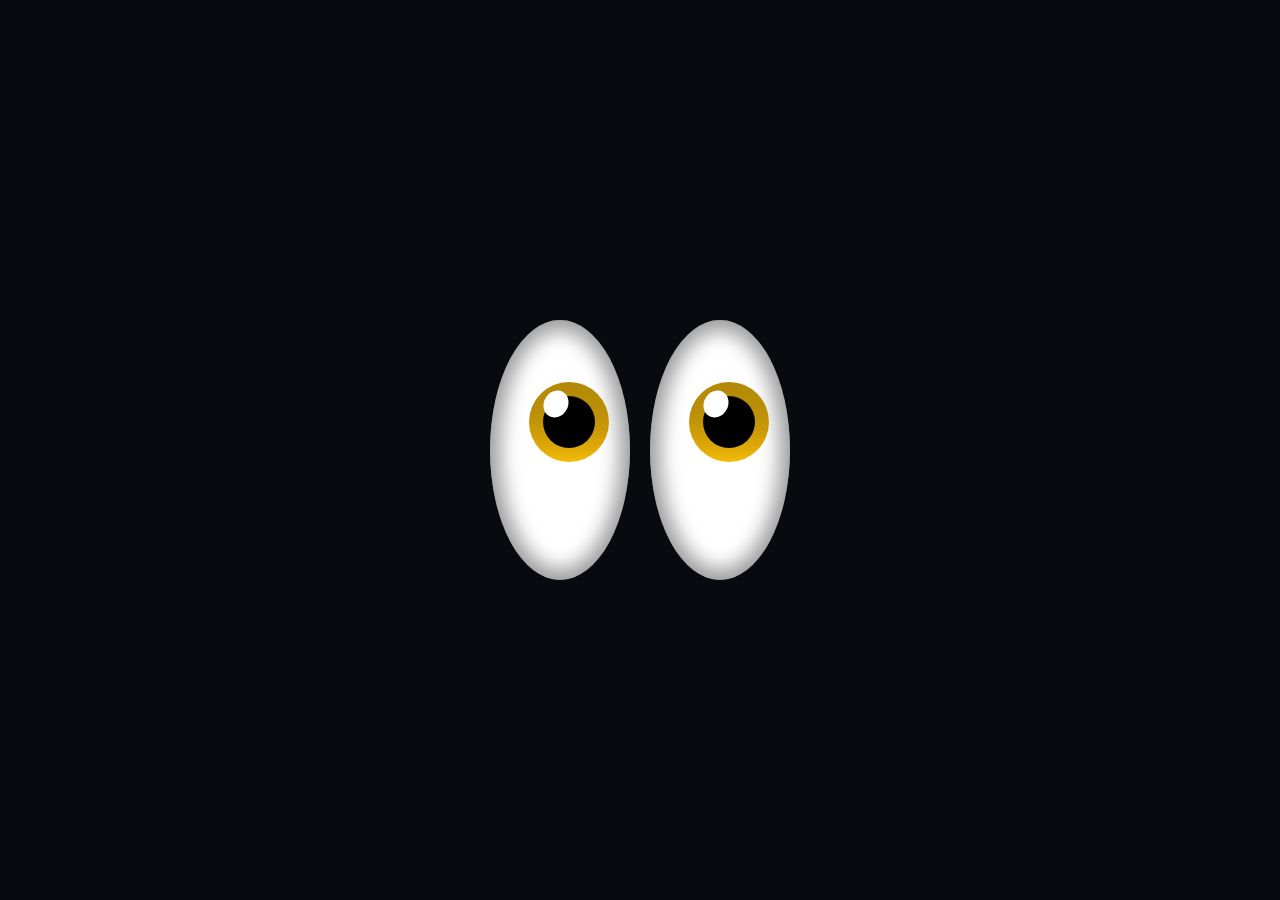
<file: 3D Eyes/index.html>
<!DOCTYPE html>
<html lang="en">
<head>
    <meta charset="UTF-8">
    <meta http-equiv="X-UA-Compatible" content="IE=edge">
    <meta name="viewport" content="width=device-width, initial-scale=1.0">
    <link rel="stylesheet" href="css/style.css">
    <title>👀3D Eyes👀</title>
</head>
<body class="u-flex">
   <figure class="eyes">
        <div class="eye u-flex">
            <div class="iris u-flex second">
                <div class="pupil"></div>
                <div class="shimmering"></div>
            </div>
        </div>
        <div class="eye u-flex">
            <div class="iris u-flex second">
                <div class="pupil"></div>
                <div class="shimmering"></div>
            </div>
        </div>
    </figure>
</body>
</html>
</file>
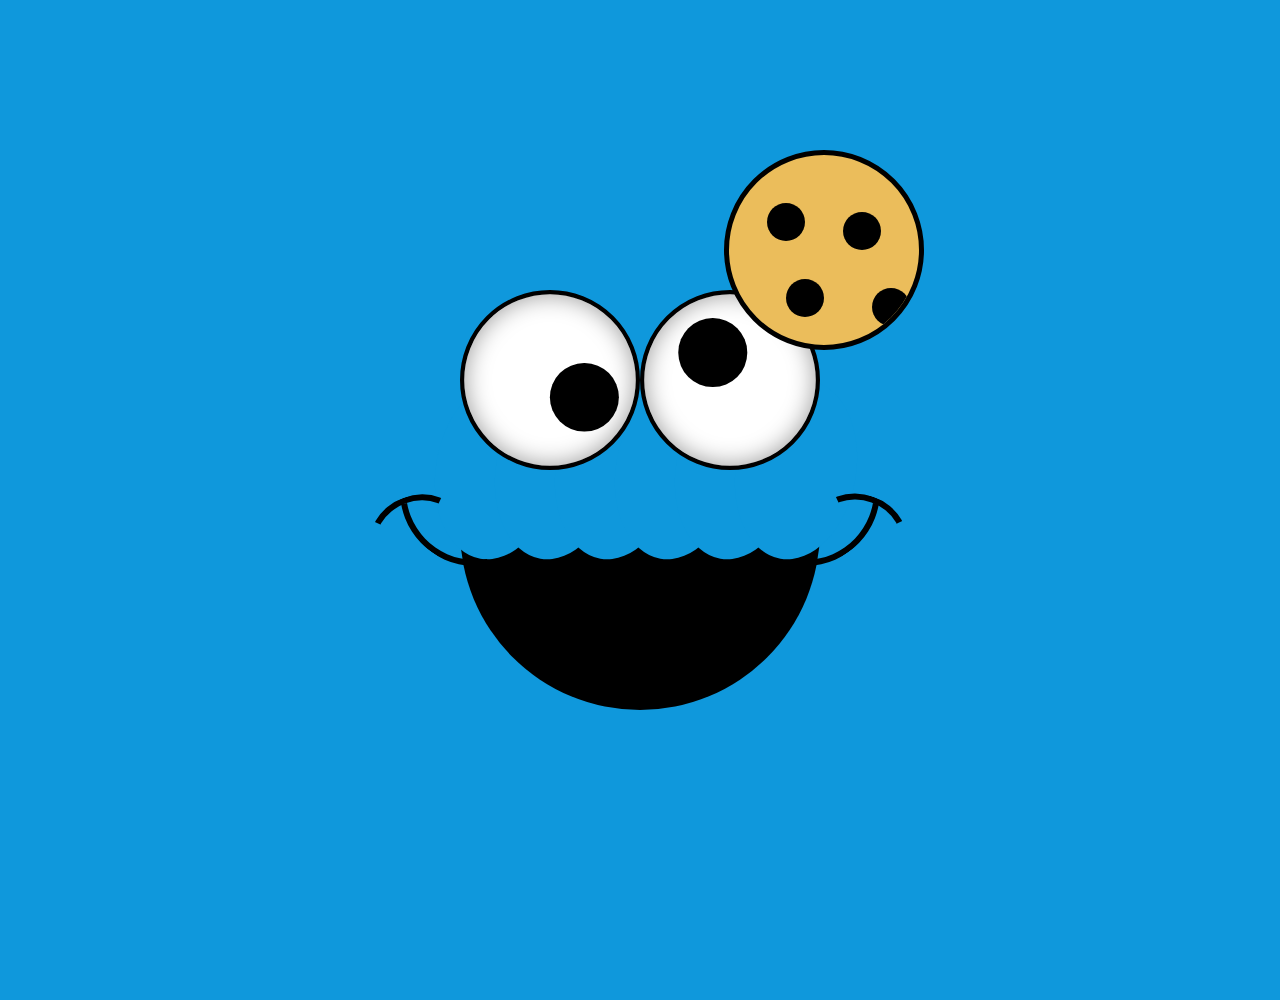
<file: Cookie monster/index.html>
<!DOCTYPE html>
<html lang="en">
<head>
    <meta charset="UTF-8">
    <meta http-equiv="X-UA-Compatible" content="IE=edge">
    <meta name="viewport" content="width=device-width, initial-scale=1.0">
    <link rel="stylesheet" href="css/style.css">
    <script src="js/main.js" defer></script>
    <title>Cookie Monster</title>

</head>
<body class="u-display-flex">
    <figure class="cookiemonster">
        <div class="cookiemonster__eye cookiemonster__eye--left">
            <div class="cookiemonster__innerEye"></div>
        </div>
        <div class="cookiemonster__eye cookiemonster__eye--right">
            <div class="cookiemonster__innerEye"></div>
        </div>
        <div class="cookiemonster__mouth"></div>
        <div class="cookiemonster__mouthEnd cookiemonster__mouthEnd--left"></div>
        <div class="cookiemonster__mouthEnd cookiemonster__mouthEnd--right"></div>
        <div class="cookiemonster__mouthCircle"></div>
        <div class="cookiemonster__mouthCircle cookiemonster__mouthCircle--second"></div>
        <div class="cookiemonster__mouthCircle cookiemonster__mouthCircle--third"></div>
        <div class="cookiemonster__mouthCircle cookiemonster__mouthCircle--fourth"></div>
        <div class="cookiemonster__mouthCircle cookiemonster__mouthCircle--fifth"></div>
        <div class="cookiemonster__mouthCircle cookiemonster__mouthCircle--sixth"></div>

    </figure>
    <figure id="js--cookie" class="cookie">
        <div class="cookie__chocolate cookie__chocolate--first"></div>
        <div class="cookie__chocolate cookie__chocolate--second"></div>
        <div class="cookie__chocolate cookie__chocolate--third"></div>
        <div class="cookie__chocolate cookie__chocolate--fourth"></div>
    </figure>
</body>
</html>
</file>
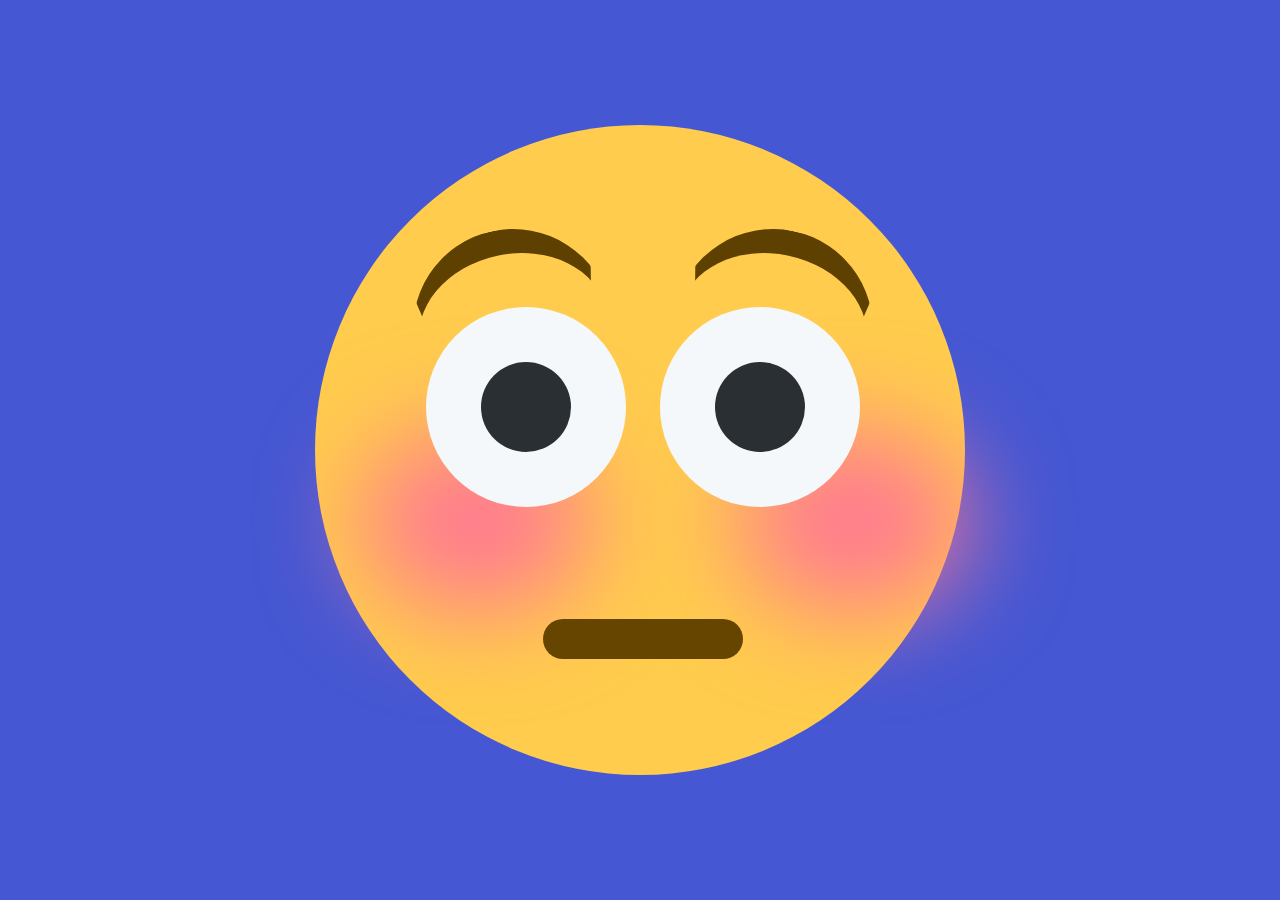
<file: Flushed emoji/index.html>
<!DOCTYPE html>
<html lang="en">
<head>
    <meta charset="UTF-8">
    <meta http-equiv="X-UA-Compatible" content="IE=edge">
    <meta name="viewport" content="width=device-width, initial-scale=1.0">
    <link rel="stylesheet" href="css/style.css">
    <title>Document</title>
</head>
<body>
    <figure class="flushEmoji">
        <div class="flushEmoji--face">
            <div class="flushEmoji--face__eyebrows">
                <div class="flushEmoji--face__eyebrows-left flushEmoji--face__eyebrow"></div>
                <div class="flushEmoji--face__eyebrows-right flushEmoji--face__eyebrow"></div>
            </div>
            <div class="flushEmoji--face__eyes">
                <div class="flushEmoji--face__eyes-left flushEmoji--face__eye">
                    <div class="iris-wrapper">
                        <div class="flushEmoji--face__eyes-iris"></div>
                    </div>
                </div>
                <div class="flushEmoji--face__eyes-right flushEmoji--face__eye">
                    <div class="iris-wrapper">
                        <div class="flushEmoji--face__eyes-iris"></div>
                    </div>
                </div>
            </div>
            <div class="flushEmoji--face__blushes">
                <div class="flushEmoji--face__blushes-left flushEmoji--face__blush"></div>
                <div class="flushEmoji--face__blushes-right flushEmoji--face__blush"></div>
            </div>
            <div class="flushEmoji--face__mouth">
                <div class="flushEmoji--face__mouth__smile"></div>
            </div>
        </div>
    </figure>
</body>
</html>
</file>
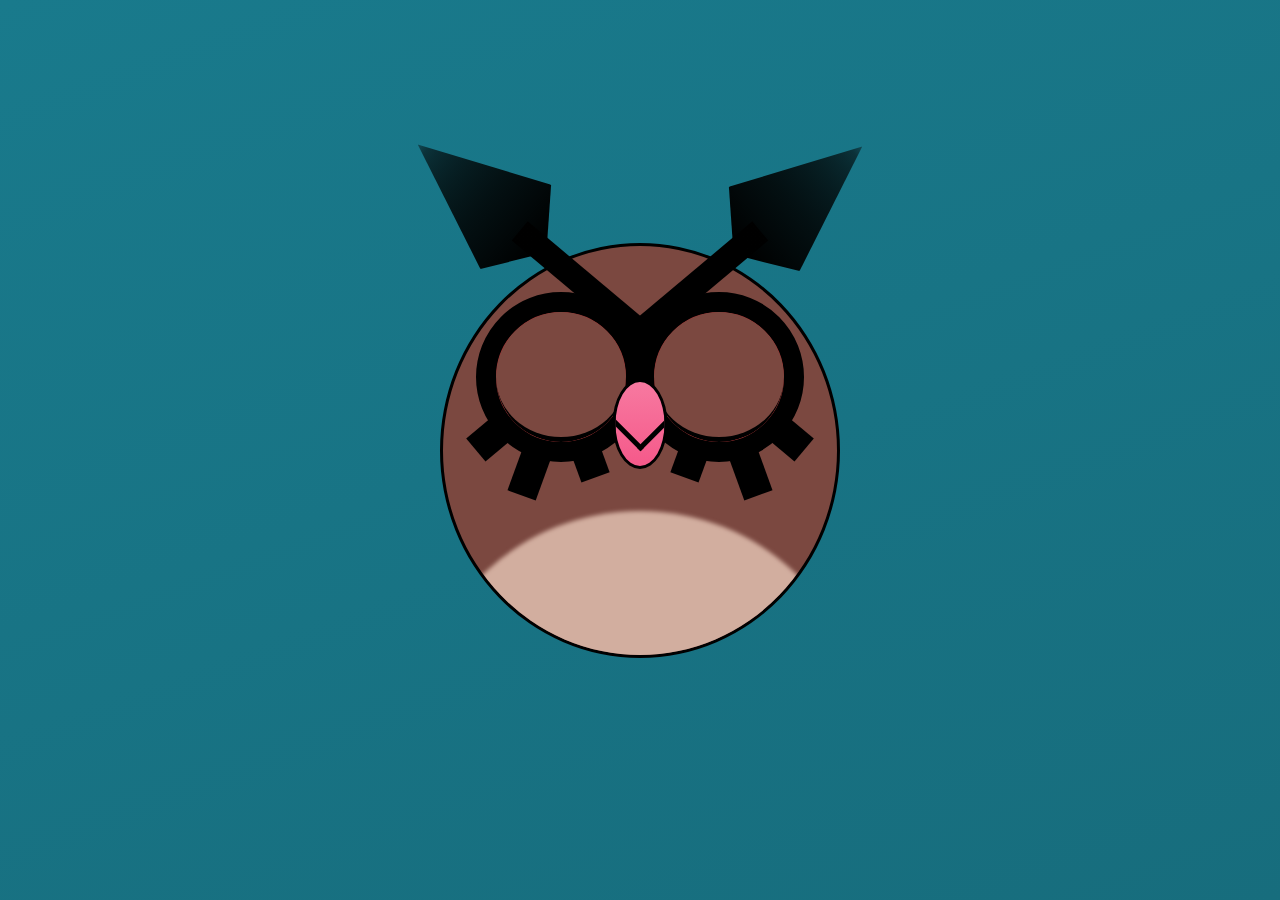
<file: HootHoot/index.html>
<!DOCTYPE html>
<html lang="en">
<head>
    <meta charset="UTF-8">
    <meta http-equiv="X-UA-Compatible" content="IE=edge">
    <meta name="viewport" content="width=device-width, initial-scale=1.0">
    <link rel="stylesheet" href="css/style.css">
    <title>HootHoot</title>
</head>
<body>
    <figure class="hoothoot">
        <div class="hoothoot__body">
            <div class="hoothoot__belly"></div>
        </div>
        <div class="hoothoot__eye hoothoot__eye--left">
            <div class="hoothoot__pupil"></div>
            <div class="hoothoot__shut"></div>
        </div>
        <div class="hoothoot__eye hoothoot__eye--right">
            <div class="hoothoot__pupil"></div>
            <div class="hoothoot__shut"></div>
        </div>
        <div class="hoothoot__eyelid hoothoot__eyelid--first"></div>
        <div class="hoothoot__eyelid hoothoot__eyelid--second"></div>
        <div class="hoothoot__eyelid hoothoot__eyelid--third"></div>
        <div class="hoothoot__eyelid hoothoot__eyelid--fourth"></div>
        <div class="hoothoot__eyelid hoothoot__eyelid--fifth"></div>
        <div class="hoothoot__eyelid hoothoot__eyelid--sixth"></div>
        <div class="hoothoot__beak">
            <div class="hoothoot__mouth"></div>
        </div>
        <div class="hoothoot__eyebrow hoothoot__eyebrow--left"></div>
        <div class="hoothoot__eyebrow hoothoot__eyebrow--right"></div>
        <div class="hoothoot__pointer hoothoot__pointer--left"></div>
        <div class="hoothoot__pointer hoothoot__pointer--right"></div>
    </figure>
</body>
</html>
</file>
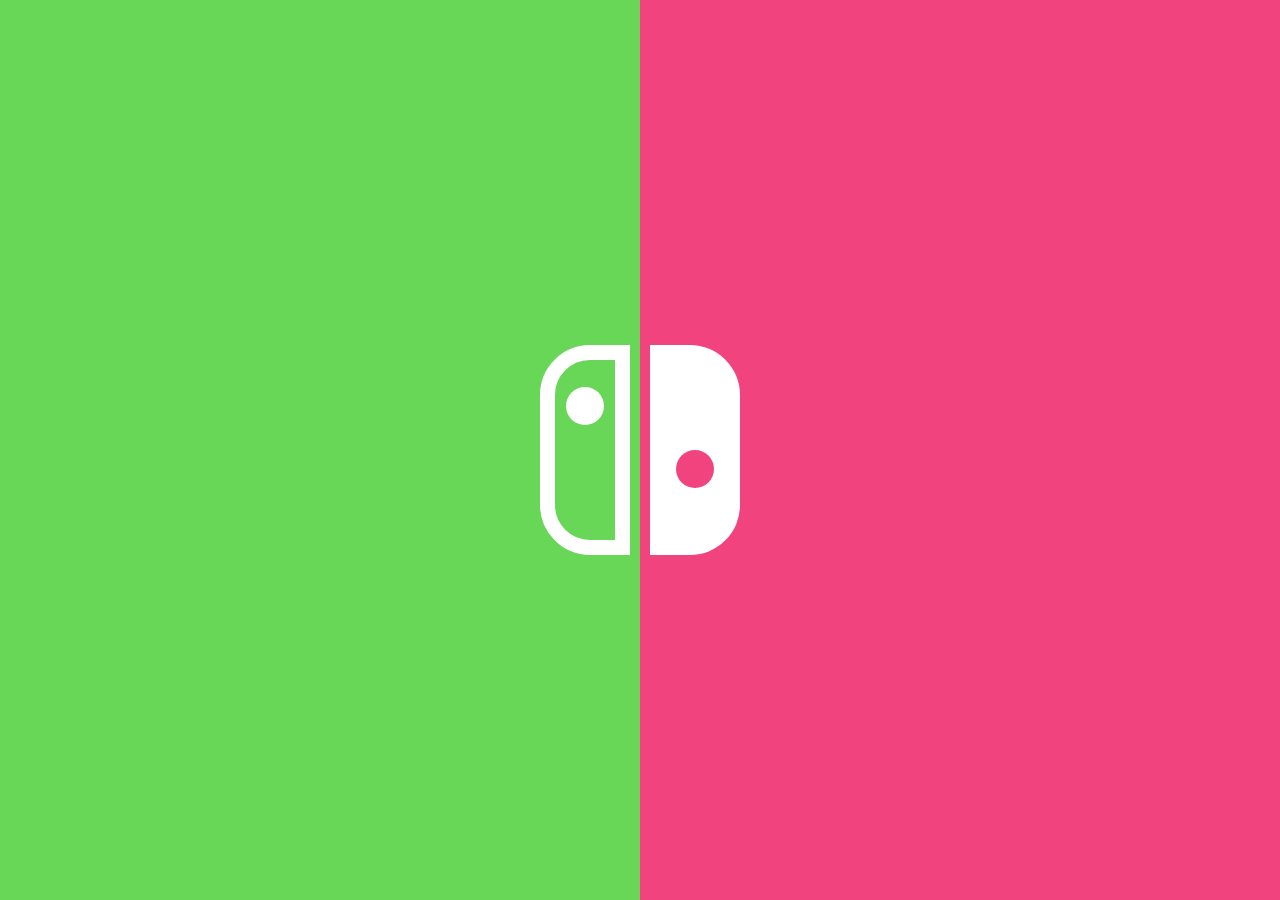
<file: Nintendo Switch/index.html>
<!DOCTYPE html>
<html lang="en">
<head>
    <meta charset="UTF-8">
    <meta http-equiv="X-UA-Compatible" content="IE=edge">
    <meta name="viewport" content="width=device-width, initial-scale=1.0">
    <link rel="stylesheet" href="css/style.css">
    <title>🕹️Nintendo Switch🕹️</title>
</head>
<body>
    <figure class="switchLogo">
        <div class="joycon joycon--left">
            <div class="stick stick--left"></div>
        </div>
        <div class="joycon joycon--right">
            <div class="stick stick--right"></div>
        </div>
        <audio autoplay>
            <source src="/Nintendo Switch/audio/click.mp3">
        </audio>
    </figure> 
</body>
</html>
</file>
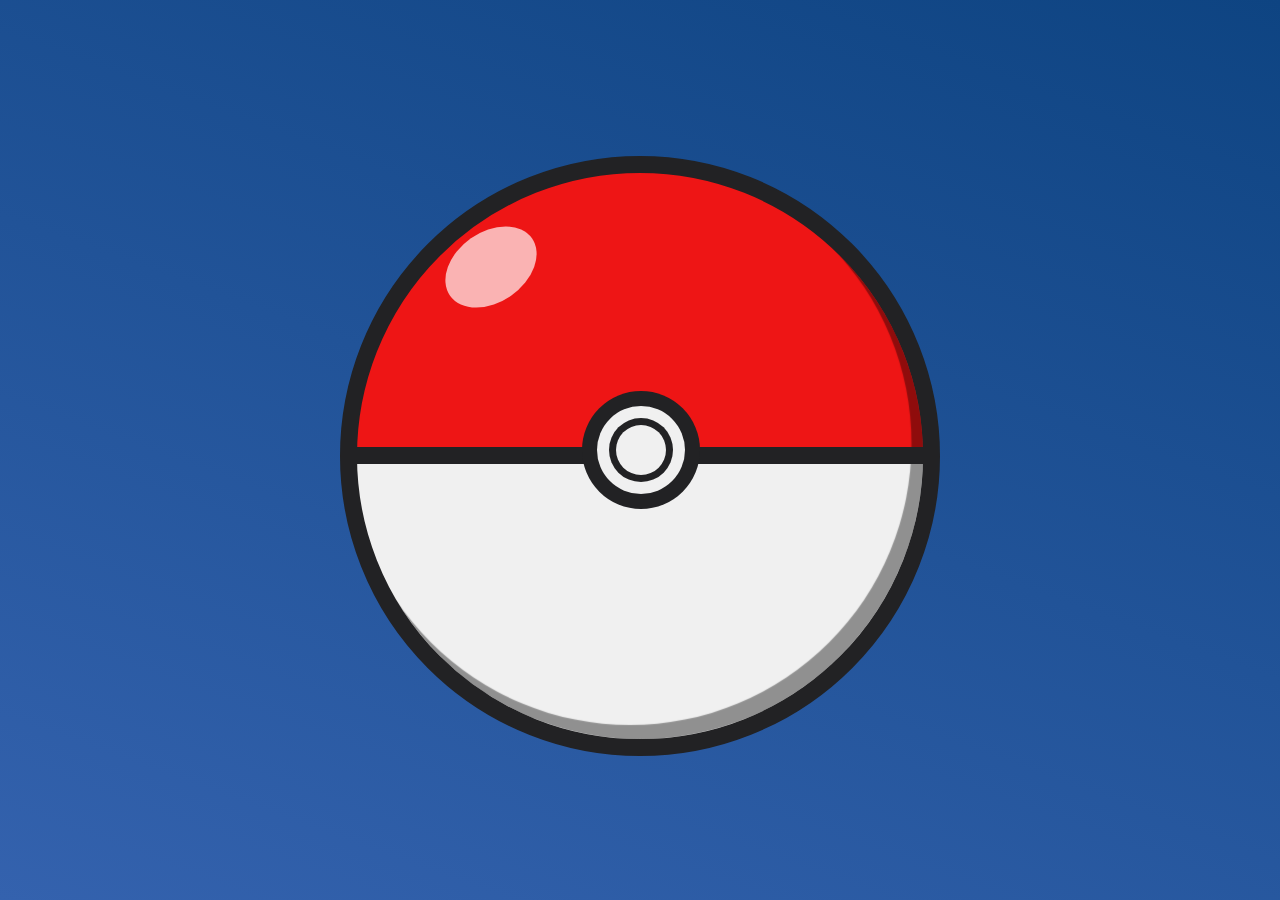
<file: Pokéball/index.html>
<!DOCTYPE html>
<html lang="en">
<head>
    <meta charset="UTF-8">
    <meta http-equiv="X-UA-Compatible" content="IE=edge">
    <meta name="viewport" content="width=device-width, initial-scale=1.0">
    <link rel="stylesheet" href="/Pokéball/css/style.css">
    <title>Pokéball</title>
</head>
<body>
    <figure class="pokeball">
        <input id="checkbox" type="checkbox">
        <label for="checkbox"></label>
        <div class="pokeball__circle">
            <div class="pokeball__lid--top">
                <div class="pokeball__lid--top--shine"></div>
            </div>
            <div class="pokeball__lid--middle">
                <div class="pokeball__lid--middle--blackline"></div>
                <div class="pokeball__lid--middle--button"></div>
            </div>
            <div class="pokeball__lid--bottom"></div>
            
        </div>
    </figure>
</body>
</html>
</file>
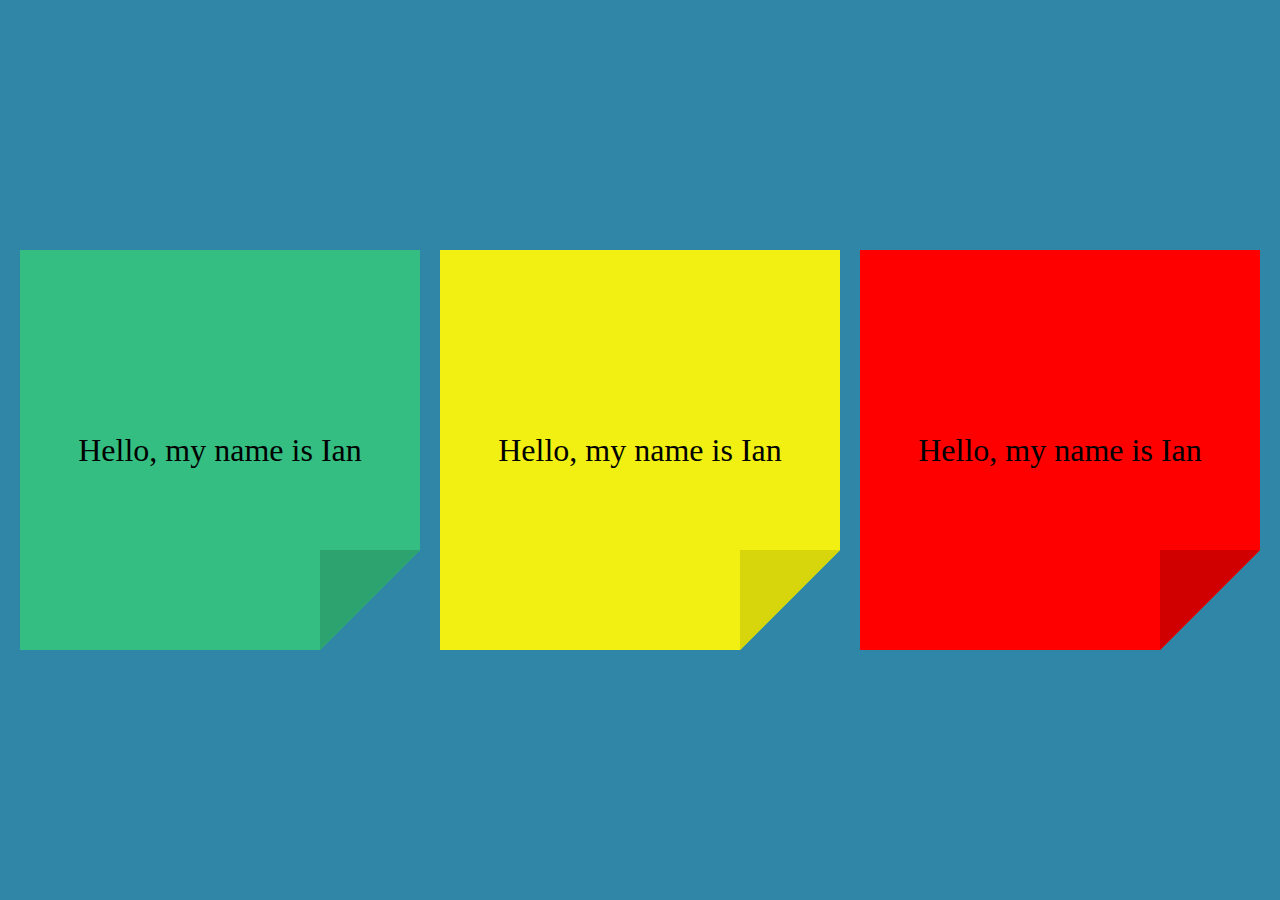
<file: Post-Its/index.html>
<!DOCTYPE html>
<html lang="en">
<head>
    <meta charset="UTF-8">
    <meta http-equiv="X-UA-Compatible" content="IE=edge">
    <meta name="viewport" content="width=device-width, initial-scale=1.0">
    <link rel="preconnect" href="https://fonts.googleapis.com">
    <link rel="preconnect" href="https://fonts.gstatic.com" crossorigin>
    <link href="https://fonts.googleapis.com/css2?family=Open+Sans:ital,wght@0,400;0,500;1,400&family=Permanent+Marker&display=swap" rel="stylesheet">
    <link rel="stylesheet" href="css/style.css">
    <title>✎Post-its✐</title>
</head>
<body>
    <figure class="postIt postIt--first">
        <h2 class="text">Hello, my name is Ian</h2>
        <div></div>
    </figure>
    <figure class="postIt postIt--second">
        <h2 class="text">Hello, my name is Ian</h2>
        <div></div>
    </figure>
    <figure class="postIt postIt--third">
        <h2 class="text">Hello, my name is Ian</h2>
        <div></div>
    </figure>
</body>
</html>
</file>
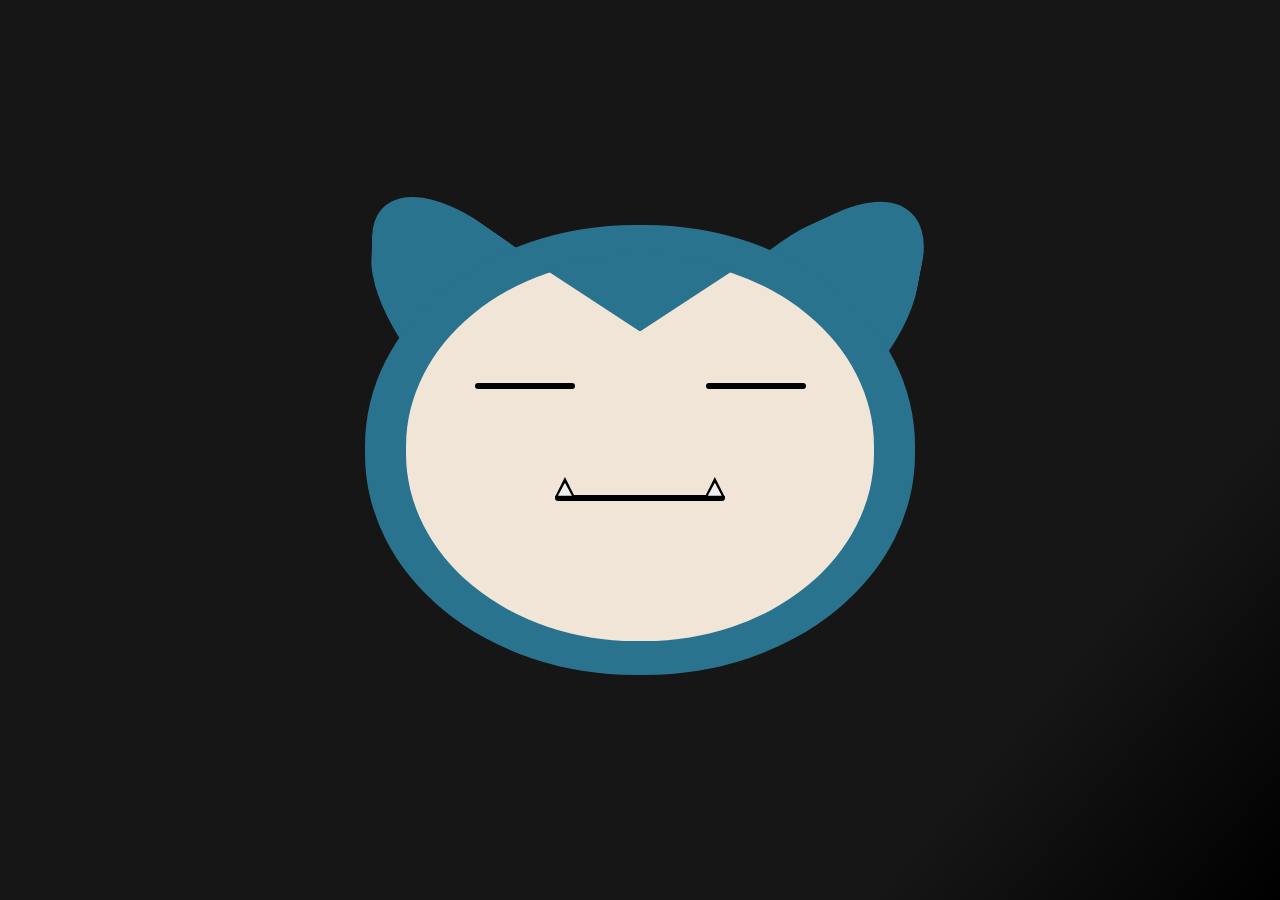
<file: Snorlax/index.html>
<!DOCTYPE html>
<html lang="en">
<head>
    <meta charset="UTF-8">
    <meta http-equiv="X-UA-Compatible" content="IE=edge">
    <meta name="viewport" content="width=device-width, initial-scale=1.0">
    <link rel="stylesheet" href="css/style.css">
    <title>Document</title>
</head>
<body>
    <figure class="snorlax">
        <div class="snorlax--head">
            <div class="snorlax--head__fur">
                <div class="snorlax--head__fur2"></div>
            </div>
            <div class="snorlax--head__ears">
                <div class="snorlax--head__ear snorlax--head__ear-left"></div>
                <div class="snorlax--head__ear snorlax--head__ear-right"></div>
            </div>
            <div class="snorlax--head__eyes">
                <div class="snorlax--head__eye snorlax--head__eye-1"></div>
                <div class="snorlax--head__eye snorlax--head__eye-2"></div>
            </div>
            <div class="snorlax--head__mouth">
                <div class="snorlax--head__mouth__smile"></div>
                <div class="snorlax--head__mouth__teeth">
                    <div class="snorlax--head__mouth__tooth snorlax--head__mouth__tooth-1"></div>
                    <div class="snorlax--head__mouth__tooth snorlax--head__mouth__tooth-2"></div>
                    <div class="snorlax--head__mouth__tooth snorlax--head__mouth__tooth-1 tooth__shadow tooth__shadow-1"></div>
                    <div class="snorlax--head__mouth__tooth snorlax--head__mouth__tooth-2 tooth__shadow tooth__shadow-2 tooth__shadow"></div>
                </div>
            </div>
        </div>
    </figure>
</body>
</html>
</file>
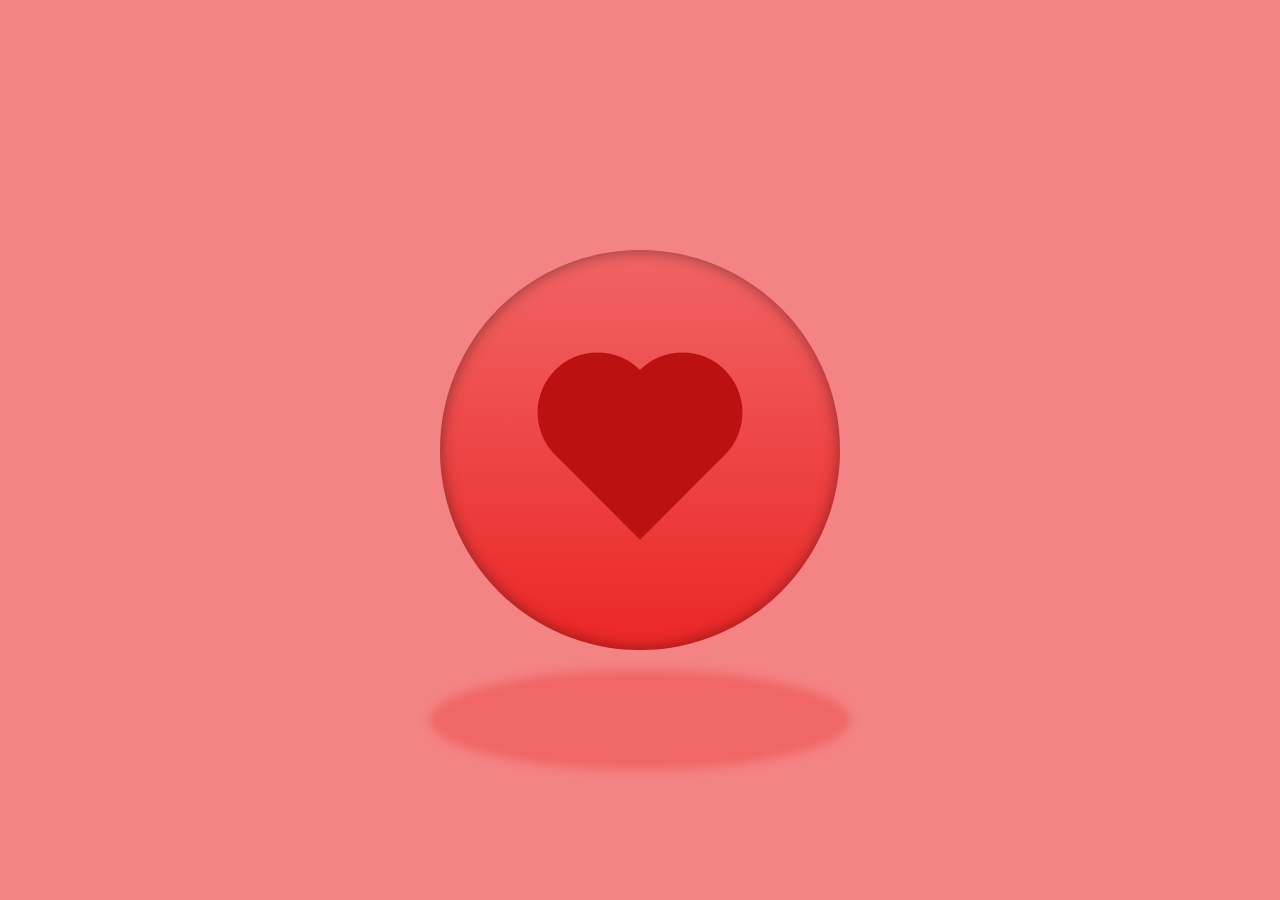
<file: Sphere/index.html>
<!DOCTYPE html>
<html lang="en">
<head>
    <meta charset="UTF-8">
    <meta http-equiv="X-UA-Compatible" content="IE=edge">
    <meta name="viewport" content="width=device-width, initial-scale=1.0">
    <link rel="stylesheet" href="css/style.css">
    <title>💖Sphere</title>
</head>
<body>
    <figure class="sphere3D">
        <div class="sphere">
            <div class="heart">
                <div class="block block--first"></div>
                <div class="block block--second"></div>
                <div class="block block--third"></div>
            </div>
        </div>
        <div class="shadow"></div>
    </figure>
</body>
</html>
</file>
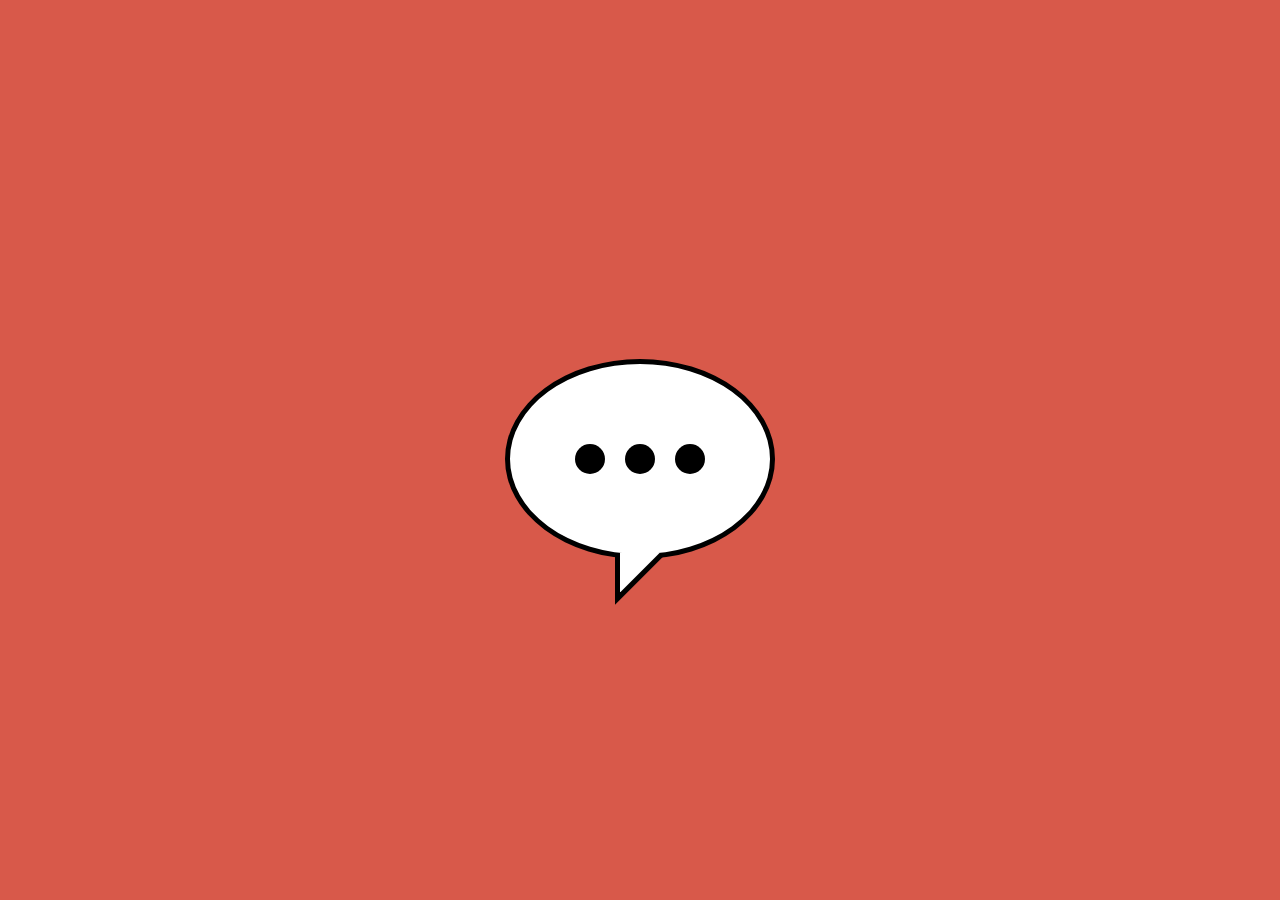
<file: TextBubble/index.html>
<!DOCTYPE html>
<html lang="en">
<head>
    <meta charset="UTF-8">
    <meta http-equiv="X-UA-Compatible" content="IE=edge">
    <meta name="viewport" content="width=device-width, initial-scale=1.0">
    <link rel="stylesheet" href="css/style.css">
    <title>💬TextBubble💬</title>
</head>
<body>
    <figure class="textbubble">
        <input id="checkbox" type="checkbox">
        <label for="checkbox"></label>
        <div class="bubble">
            <div class="circle circle--first"></div>
            <div class="circle circle--second"></div>
            <div class="circle circle--third"></div>
        </div>
        <div class="triangleBackground"></div>
        <div class="triangle"></div>
        
    </figure>
</body>
</html>
</file>
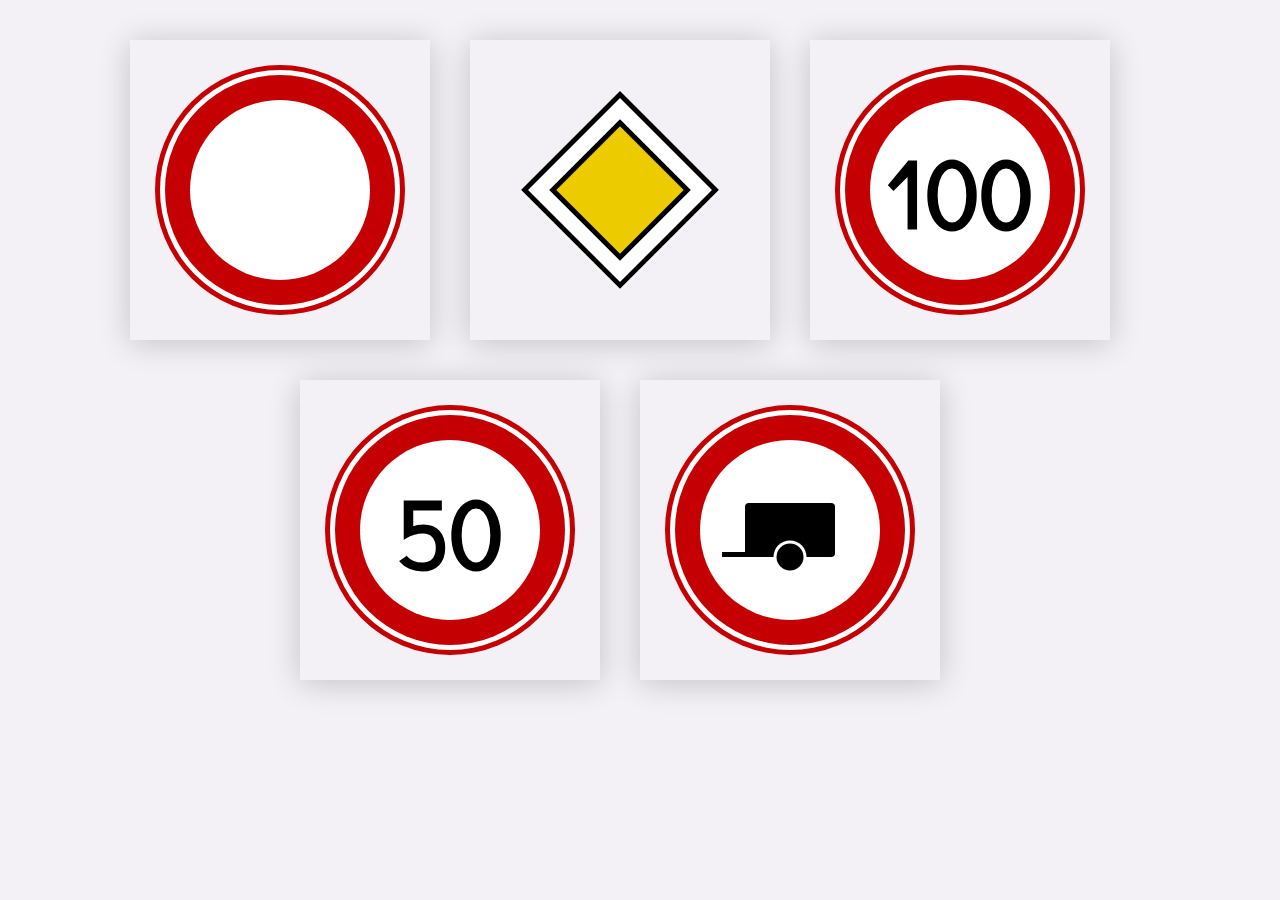
<file: Verkeersborden/index.html>
<!DOCTYPE html>
<html lang="nl">
<head>
    <meta charset="UTF-8">
    <meta http-equiv="X-UA-Compatible" content="IE=edge">
    <meta name="viewport" content="width=device-width, initial-scale=1.0">
    <link rel="preconnect" href="https://fonts.googleapis.com">
    <link rel="preconnect" href="https://fonts.gstatic.com" crossorigin>
    <link href="https://fonts.googleapis.com/css2?family=Didact+Gothic&family=Open+Sans:ital,wght@0,400;0,500;1,400&family=Permanent+Marker&display=swap" rel="stylesheet">
    <link rel="stylesheet" href="css/style.css">
    <title>VerkeersbordenApp</title>
</head>
<body>
    <ul class="u-flexbox-wrapper">
        <li class="card">
            <figure class="card__figure card__figure--je-mag-hier-niet">

            </figure>
            <article class="card__informatie">
                <p class="card__tekst">C01 - Gesloten voor al het verkeer</p>
                <p class="card__tekst">Als ik dit bord tegenkom mag ik hier niet in, ook niet als ik op de fiets ben</p>
            </article>
        </li>
        <li class="card">
            <figure class="card__figure card__figure--voorrang"></figure>
        </li>
        <li class="card">
            <figure class="card__figure card__figure--je-mag-hier-niet">
                <h2 class="card__heading">100</h2>
            </figure>
        </li>
        <li class="card">
            <figure class="card__figure card__figure--je-mag-hier-niet">
                <h2 class="card__heading">50</h2>
            </figure>
        </li>
        <li class="card">
            <figure class="card__figure card__figure--je-mag-hier-niet">
                <div class="aanhanger">
                    <div class="aanhanger__bak"></div>
                    <div class="aanhanger__wiel"></div>
                    <div class="aanhanger__koppeling"></div>
                </div>
            </figure>
        </li>
    </ul>
</body>
</html>
</file>
<file: 3D Eyes/css/style.css>
*{
    margin: 0;
    padding: 0;
    box-sizing: border-box;

}

body{
    background: #090910;
    min-height: 100vh;
}

.eyes{
    display:flex;
    gap:20px;
}

.eyes .iris{
    transition: 0.5s;
}
.eye{
    width: 140px;
    height: 260px;
    background: #FFFFFF;
    border-radius: 50%;
    box-shadow: inset 0px 0px 20px 10px rgba(0, 0, 0, 0.4);
    position: relative;
}

.eyes:hover .iris{
    top:43%;
    left:15%;
}

.iris{
    width: 80px;
    height: 80px;
    border-radius: 50%;
    background: #30D733;
    background: linear-gradient(#b28806,70%,#f4ba08);
    position: absolute;
    top:24%;
    left:28%;
}

.pupil{
    width: 65%;
    height: 65%;
    border-radius: 50%;
    background: #000000;
}

.shimmering{
    width: 30%;
    height: 35%;
    background: #FFFFFF;
    position:absolute;
    top: 10%;
    left: 18%;
    border-radius: 50%;
    transform: rotate(30deg);

}

/* utilities */

.u-flex{
    display: flex;
    justify-content: center;
    align-items: center;
}
</file>
<file: Cookie monster/css/style.css>
*, *::before, *::after{
    padding: 0;
    margin: 0;
    box-sizing: border-box;
}

html{
    font-size: 62.5%; /* 1rem == 10px */
}

body{
    min-height: 100vh;
    background: #0f98dc;
    overflow: hidden;
}

.u-display-flex{
    display: flex;
    justify-content: center;
    align-items: center;
}

.cookiemonster{
    width: 100rem;
    height: 100rem;
    position: relative;
    transform: scale(0.6);
}

.cookiemonster__eye{
    height: 30rem;
    width: 30rem;
    background: white;
    border-radius: 50%;
    border: 0.7rem solid black;
    position: absolute;
    top: 30%;
    transform: translate(-50%, -50%);
    box-shadow: inset 0 0 4rem 0 rgba(0, 0, 0, 0.4);
    z-index: 1;
    overflow: hidden;
}

.cookiemonster__eye--left{
    left: 35%;
}

.cookiemonster__eye--right{
    left:calc(35% + 30rem);
}

.cookiemonster__innerEye{
    width: 40%;
    height: 40%;
    background: black;
    position: absolute;
    transform: translate(-50%, -50%);
    border-radius: 50%;
}

.cookiemonster__eye--left > .cookiemonster__innerEye{
    left: 70%;
    top: 60%;
}

.cookiemonster__eye--right > .cookiemonster__innerEye{
    top: 34%;
    left: 40%;
}

.cookiemonster__mouth{
    position: absolute;
    top: 55%;
    left: 50%;
    background: black;
    width: 60rem;
    height: 60rem;
    transform: translate(-50%, -50%);
    -webkit-clip-path: polygon(0% 50%, 100% 50%, 100% 100%, 0% 100%);
    clip-path: polygon(0% 50%, 100% 50%, 100% 100%, 0% 100%);
    border-radius: 50%;
}

.cookiemonster__mouthCircle{
    position: absolute;
    height: 30rem;
    width: 20rem;
    background: #0f98dc;
    top: 30%;
    left: 16%;
    border-radius: 50%;
    transform: rotate(10deg);
}

.cookiemonster__mouthCircle--second{
    left: calc(16% + 10rem);
}

.cookiemonster__mouthCircle--third{
    left: calc(16% + 20rem);
}

.cookiemonster__mouthCircle--fourth{
    left: calc(16% + 30rem);
}

.cookiemonster__mouthCircle--fifth{
    left: calc(16% + 40rem);
}

.cookiemonster__mouthCircle--sixth{
    left: calc(16% + 50rem);
}

.cookiemonster__mouthEnd{
    position: absolute;
    height: 25rem;
    width: 25rem;
    top: 36%;
    z-index: 1;
    border-radius: 50%;
    border: 1rem solid transparent;
    border-bottom: 1rem solid black;
}

.cookiemonster__mouthEnd--left{
    left: 10%;
    transform: rotate(35deg);
}

.cookiemonster__mouthEnd--right{
    right: 10%;
    transform: rotate(-35deg);
}

.cookiemonster__mouthEnd::after{
    content: "";
    position: absolute;
    width: 70%;
    height: 60%;
    border-radius: 50%;
    border: 1rem solid transparent;
    border-bottom: 1rem solid black;
}

.cookiemonster__mouthEnd--left::after{
    transform: rotate(125deg);
    top: 71%;
}

.cookiemonster__mouthEnd--right::after{
    transform: rotate(-125deg);
    left: 28.9%;
    bottom: -29%;
}

.cookie{
    width: 20rem;
    height: 20rem;
    background: #ebbd5b;
    border-radius: 50%;
    border: 0.5rem solid black;
    position: absolute;
    bottom: 50%;
    right: 20%;
    overflow: hidden;
    transform: translate(-50%, -50%);
}

.cookie:hover{
    cursor: pointer;
}

.cookie__chocolate{
    position: absolute;
    width: 20%;
    height: 20%;
    border-radius: 50%;
    background: black;
}

.cookie__chocolate--first{
    top: 25%;
    left: 20%;
}

.cookie__chocolate--second{
    top: 30%;
    right: 20%;
}

.cookie__chocolate--third{
    bottom: 15%;
    right: 50%;
}

.cookie__chocolate--fourth{
    bottom: 10%;
    right: 5%;
}

@media screen and (max-width: 75rem) {
    .cookie{
        display: none;
    }
    .cookiemonster{
        position: absolute;
        top: 50%;
        left: 50%;
        transform: translate(-50%, -50%) scale(0.35); 
    }
}
</file>
<file: Flushed emoji/css/style.css>
*{
    padding: 0;
    margin: 0;
    box-sizing: border-box;
}

html{
    font-size: 62.5%; /* 1rem == 10px */
}

body{
    font-size: 2rem;
    background: #4557d3;
}

.flushEmoji{
    display: flex;
    align-items: center;
    justify-content: center;
    min-height: 100vh;
}

.flushEmoji--face{
    width: 65rem;
    height: 65rem;
    background: #ffcc4d;
    border-radius: 50%;
    position: relative;
}

.flushEmoji--face__eyebrow{
    width: 20rem;
    height: 20rem;
    border: 0.5rem solid transparent;
    border-top: 2.5rem solid #5e4000;
    border-radius: 50%;
    position: absolute;
    top: 16%;
}

.flushEmoji--face__eyebrows-left{
    left: 15%;
    transform: rotate(-12deg);
}

.flushEmoji--face__eyebrows-right{
    left: 55%;
    transform: rotate(12deg);
}

.flushEmoji--face__eyes{
    position: relative;
    min-height: 100%;    
}

.flushEmoji--face__eye{
    width: 20rem;
    height: 20rem;
    background: #f5f8fa;
    position: absolute;
    top: 28%;
    border-radius: 50%;
    z-index: 1;
}

.flushEmoji--face__eyes-left{
    left: 17%;
}

.flushEmoji--face__eyes-right{
    left: 53%;
}

.iris-wrapper{
    display: flex;
    align-items: center;
    justify-content: center;
    min-height: 100%;
}

.flushEmoji--face__eyes-iris{
    width: 9rem;
    height: 9rem;
    background: #292f33;
    border-radius: 50%;
}

.flushEmoji--face__blush{
    width: 23rem;
    height: 18rem;
    background: #ff7892;
    border-radius: 50%;
    position: absolute;
    top: 47%;
    z-index: 0;
    filter:blur(50px);
}

.flushEmoji--face__blushes-left{
    left: 7%;
}

.flushEmoji--face__blushes-right{
    left: 65%;
}

.flushEmoji--face__mouth__smile{
    width: 20rem;
    height: 4rem;
    border-radius: 10rem;
    background: #664500;
    position: absolute;
    top: 76%;
    left: 35%;
}
</file>
<file: HootHoot/css/style.css>
*{
    margin: 0;
    padding: 0;
    box-sizing: border-box;
}

:root{
    --background-color: #197a8c;
    --background-dark-color: #176d7d;
    --hoothoot-body-color: #7B4840;     /*Normal Hoothoot:#7B4840 Shiny Hoothoot:#F4A442*/ 
    --hoothoot-belly-color: #D2AE9F;
    --hoothoot-eye-color: #A13333;
    --hoothoot-beak-light-color: #F779A0;
    --hoothoot-beak-dark-color: #F5598A;
    --hoothoot-black-color: #000000;
    --hoothoot-black-transparent-color: #04030366;
}

body{
    background: linear-gradient(160deg, var(--background-color), var(--background-dark-color));
    min-height: 100vh;
    display: flex;
    justify-content: center;
    align-items: center;
}

.hoothoot{
    position: relative;
}

.hoothoot:hover > .hoothoot__eye > .hoothoot__shut{
    transform: scaleY(0);
}

.hoothoot__body{
    height: 415px;
    width: 400px;
    background: var(--hoothoot-body-color);
    border-radius: 50%;
    border: 3px solid var(--hoothoot-black-color);
    position: relative;
    overflow: hidden;
}

.hoothoot__belly{
    width: 110%;
    height: 100%;
    background: var(--hoothoot-belly-color);
    border-radius: 50%;
    position: absolute;
    top: 65%;
    left: 50%;
    transform: translateX(-50%);
    filter: blur(2px);
}

.hoothoot__eye{
    height: 170px;
    width: 170px;
    background: var(--hoothoot-eye-color);
    border-radius: 50%;
    position: absolute;
    top: 12%;
    border: 20px solid  var(--hoothoot-black-color);
    display: flex;
    align-items: center;
    justify-content: center;
    z-index: 1;
    overflow: hidden;
}

.hoothoot__eye--left{
    left: 9%;
}

.hoothoot__eye--right{
    right: 9%;
}

.hoothoot__pupil{
    width: 40px;
    height: 40px;
    background: var(--hoothoot-black-color);
    border-radius: 50%;

}

.hoothoot__shut{
    width: 100%;
    height: 100%;
    background: var(--hoothoot-body-color);
    position: absolute;
    top: 0;
    left: 0;
    border-radius: 50%;
    transform: scaleY(1);
    transition: 0.5s all;
    transform-origin: top center;
    border-bottom: 5px solid var(--hoothoot-black-color);
}

.hoothoot__eyelid{
    position: absolute;
    background: var(--hoothoot-black-color);
    width: 30px;
    height: 50px;
}

.hoothoot__eyelid--first{
    top: 40%;
    left: 10%;
    transform: rotate(50deg);
}

.hoothoot__eyelid--second{
    height: 55px;
    left: 19%;
    top: 48%;
    transform: rotate(20deg);
}

.hoothoot__eyelid--third{
    left: 33%;
    top: 45%;
    transform: rotate(-20deg);
}

.hoothoot__eyelid--fourth{
    right: 33%;
    top: 45%;
    transform: rotate(20deg);
}

.hoothoot__eyelid--fifth{
    height: 55px;
    right: 19%;
    top: 48%;
    transform: rotate(-20deg);
}

.hoothoot__eyelid--sixth{   
    top: 40%;
    right: 10%;
    transform: rotate(-50deg);
}

.hoothoot__beak{
    width: 55px;
    height: 90px;
    background: linear-gradient(var(--hoothoot-beak-light-color),50%,var(--hoothoot-beak-dark-color));
    border-radius: 50%;
    border: 3px solid var(--hoothoot-black-color);
    position: absolute;
    left: 50%;
    top: 33%;
    transform: translateX(-50%);
    z-index: 2;
    overflow: hidden;
}

.hoothoot__mouth{
    height: 50px;
    width: 50px;
    position: absolute;
    border-left: 5px solid var(--hoothoot-black-color);
    border-bottom: 5px solid var(--hoothoot-black-color);
    transform: rotate(-45deg);
    top: 10%;
}

.hoothoot__eyebrow{
    width: 25px;
    height: 190px;
    background: var(--hoothoot-black-color);
    position: absolute;
    top: -11%;
}

.hoothoot__eyebrow--left{
    left: 35%;
    transform: rotate(-50deg);
}

.hoothoot__eyebrow--right{
    right: 35%;
    transform: rotate(50deg);
}

.hoothoot__pointer{
    width: 110px;
    height: 160px;
    background: linear-gradient(var(--hoothoot-black-transparent-color), 20%, var(--hoothoot-black-color));
    position: absolute;
    clip-path: polygon(50% 0, 100% 80%, 60% 100%, 40% 100%, 0 80%);
}

.hoothoot__pointer--left{
    left: -4%;
    transform: rotate(-50deg);
    top: -30.5%;
}

.hoothoot__pointer--right{
    right: -4%;
    transform: rotate(50deg);
    top: -30%;
}
</file>
<file: Nintendo Switch/css/style.css>
*{
    margin: 0;
    padding: 0;
    box-sizing: border-box;
}

body{
    background: linear-gradient(90deg, #68D657 50%, #F1447E 50%);
    min-height: 100vh;
    display: flex;
    align-items: center;
    justify-content: center;
}

.switchLogo{
    display: flex;
    gap: 20px;
}

.joycon{
    width: 90px;
    height: 210px;
    position: relative;
    
}

.joycon--left{
    background: #68D657;
    border-top-left-radius: 50px;
    border-bottom-left-radius: 50px;
    border: 15px solid  #FFFFFF;
    animation-name: click--left;
    animation-duration: 1s;
}

.joycon--right{
    background: #FFFFFF;
    border-top-right-radius: 50px;
    border-bottom-right-radius: 50px;
    animation-name: click--right;
    animation-duration: 1s;

}

.stick{
    width: 38px;
    height: 38px;
    border-radius: 50%;
    position: absolute;
    transform: translateX(-50%);
}

.stick--left{
    background: #FFFFFF;
    top: 15%;
    left: 50%
}

.stick--right{
    background: #F1447E;
    top: 50%;
    left: 50%;
}

@keyframes click--right {
    0%{
        transform: translateY(-80px);
    }
    15%{
        transform: translateY(-80px);
    }
    60%{
        transform: translateY(-105px);
    }
    90%{
        transform: translateY(10px);
    }
    100%{
        transform: translateY(0px);
    }
}

@keyframes click--left {
    60%{
        transform: translateY(0px);
    }
    90%{
        transform: translateY(10px);
    }
    100%{
        transform: translateY(0px);
    }


}
</file>
<file: Pokéball/css/style.css>
*{
    padding: 0;
    margin: 0;
    box-sizing: border-box;
}

:root{
    --background-color-light: #3462AE;
    --background-color-dark: #0E4482;
    --pokeball-red: #ee1515;
    --pokeball-red-shine: #fab3b3;
    --pokeball-white: #f0f0f0;
    --pokeball-black: #222224;
    --pokeball-black-shadow: #00000066;
    
}

html{
    font-size: 62.5%;
}

body{
    min-height: 100vh;
    background: linear-gradient(20deg, var(--background-color-light), var(--background-color-dark)) ;
    display: flex;
    align-items: center;
    justify-content: center;
}

.pokeball{
    position: relative;
}

input{
    -webkit-appearance: none;
    appearance: none;
    width: 0;
    height: 0;
}

input:checked ~ .pokeball__circle{
    animation-name: capture-shake;
    animation-duration: 2.5s;
    transform-origin: bottom;
}

label{
    width: 10rem;
    height: 10rem;
    display: block;
    position: absolute;
    top: 50%;
    left: 50%;
    transform: translate(-50%, -50%);
    z-index: 1;
    cursor: pointer;
}


.pokeball__circle{
    height: 60rem;
    width: 60rem;
    border: 1.7rem solid var(--pokeball-black);
    border-radius: 50%;
    background: linear-gradient(var(--pokeball-red) 50%, var(--pokeball-white) 50%);
    display: flex;
    align-items: center;
    justify-content: center;
    box-shadow: inset -1rem -1.25rem 0.1rem 0.15rem var(--pokeball-black-shadow);
}

.pokeball__lid--top{
    position: absolute;
    top: 8.7rem;
    left: 10.1rem;
}

.pokeball__lid--top--shine{
    width: 10rem;
    height: 7rem;
    border-radius: 50%;
    transform: rotate(145deg);
    background: var(--pokeball-red-shine);
    
}

.pokeball__lid--middle{
    width: 100%;
}

.pokeball__lid--middle--blackline{
    background: var(--pokeball-black);
    height: 1.7rem;
    width: 100%;
}

.pokeball__lid--middle--button{
    background: var(--pokeball-white);
    width: 5rem;
    height: 5rem;
    position: absolute;
    top: 50%;
    left: 46%;
    border-radius: 50%;
    box-shadow: 0 0 0 0.7rem var(--pokeball-black), 
                0 0 0 1.9rem var(--pokeball-white),
                0 0 0 3.4rem var(--pokeball-black);
    transform: translateY(-50%);
}

.pokeball__lid--bottom{
    
}

@keyframes capture-shake {
    0%{
        transform: rotate(0deg);   

    }
    20%{
        transform: rotate(-35deg);
    
    }
    40%{
        transform: rotate(35deg);
        
    }
    60%{
        transform: rotate(-15deg);
    
    }
    80%{
        transform: rotate(15deg);
        
    }
    100%{
        transform: rotate(0deg);
    }
}
</file>
<file: Post-Its/css/style.css>
*{
    padding: 0;
    margin: 0;
}

body{
    display: flex;
    justify-content: center;
    align-items: center;
    min-height: 100vh;
    background: #2F86a6;
    font-family: 'Permanent Marker', cursive;
    font-size: 16px;
    gap: 20px;
    flex-wrap: wrap;
}

.postIt{
    width: 400px;
    height: 400px;
    display: flex;
    justify-content: center;
    align-items: center;
    position: relative;
    clip-path: polygon(0% 0%, 100% 0%, 100% 300px, 300px 100%, 0% 100%);
    transition: 1.25s all;
    transform-origin: top left;
    flex-shrink: 0;
}

.postIt:hover{
    transform: rotate(15deg);
    transition: 0.5s all;
}

.postIt > div{
    width: 100px;
    height: 100px;
    position: absolute;
    bottom: 0;
    right: 0;
}

.postIt--first{
    background: #34BE82;
}

.postIt--first > div{
    background: #2da370;
}

.postIt--second{
    background: #f2f013;
}

.postIt--second > div{
    background: #d7d50c;
}

.postIt--third{
    background: #FF0000;
}

.postIt--third > div{
    background: #d00000;
}


.text{
    font-size: 200%;
    font-weight: 400;
}

@media screen and (max-width: 1200px){
    .postIt:hover{
        transform: none;
    }
}
</file>
<file: Snorlax/css/style.css>
*{
    padding: 0;
    margin: 0;
    box-sizing: border-box;
}

:root{
    --snorlax--primary: #29738F;
    --snorlax--secondary: #F1E5D8;
    --snorlax--tertiary: #000000;
    --snorlax--teeth--white: #eee;
    --background--gray: #161616;
    --background--black: #000000;
}

html{
    font-size: 62.5%; /* 1 rem = 10px */
}

body{
    background: linear-gradient(130deg, var(--background--gray) 80%, var(--background--black));
    font-size: 2rem;
}

.snorlax{
    display: flex;
    align-items: center;
    justify-content: center;
    min-height: 100vh;
}

.snorlax--head{
    width: 55rem;
    height: 45rem;
    background: var(--snorlax--primary);
    border-radius: 49%;
    position: relative;
    display: flex;
    align-items: center;
    justify-content: center;
}

.snorlax--head__fur{
    background: var(--snorlax--secondary);
    width: 85%;
    height: 85%;
    border-radius: 49%;
    position: relative;
}

.snorlax--head__fur2{
    background: var(--snorlax--primary);
    width: 50%;
    height: 20%;
    border-radius: 49%;
    clip-path: polygon(100% 0%, 0% 0%, 50% 100%);
    position: absolute;
    top: -1%;
    left: 50%;
    transform: translateX(-50%);

}

.snorlax--head__ear{
    background: var(--snorlax--primary);
    border-radius: 45%;
    position: absolute;
    z-index: -1;
}

.snorlax--head__ear-left{
    height: 21rem;
    width: 24rem;
    clip-path: polygon(0% 0%, 0% 100%, 100% 0%);
    transform: skew(5deg, 30deg) rotate(7deg);
    left: 0.7rem;
    top: 0rem;
}


.snorlax--head__ear-right{
    height: 21rem;
    width: 24rem;
    clip-path: polygon(0% 0%, 100%  100%, 100% 0%);
    transform: skew(-5deg, -30deg) rotate(7deg);
    left: 31.7rem;
    top: 0rem;
}

.snorlax--head__eye{
    width: 10rem;
    height: 0.2rem;
    border: 0.3rem solid var(--snorlax--tertiary);
    border-radius: 5rem;
    position: absolute;

}

.snorlax--head__eye-1{
    top: 35%;
    left: 20%;
}

.snorlax--head__eye-2{
    top: 35%;
    left: 62%;
}

.snorlax--head__mouth{
}

.snorlax--head__mouth__smile{
    width: 17rem;
    height: 0.6rem;
    background: var(--snorlax--tertiary);
    position: absolute;
    border-radius: 5rem;
    top: 60%;
    left: 50%;
    transform: translatex(-50%);

}

.snorlax--head__mouth__tooth{
    width: 2rem;
    height: 2rem;
    background: var(--snorlax--tertiary);
    transform: translatex(-50%);
    position: absolute;
    clip-path: polygon(50% 0%, 0% 100%, 100% 100%);
}

.snorlax--head__mouth__tooth-1{
    top: 56%;
    left: 36.35%;
}

.snorlax--head__mouth__tooth-2{
    top: 56%;
    left: 63.6%;
}

.tooth__shadow{
    background: var(--snorlax--teeth--white);
    width: 1.4rem;
    height: 1.3rem;
}

.tooth__shadow-1{
    top: 57.3%;
    left: 36.35%;
}

.tooth__shadow-2{
    top: 57.3%;
    left: 63.6%;
}
</file>
<file: Sphere/css/style.css>
*{
    margin: 0;
    padding: 0;
    box-sizing: border-box;
}

:root{
    --base-color: #F16464;
    --background-color: #F48383;
    --dark-base-color: #eb2626;
    --dark-base-color-shadow: rgb(235, 38, 38, 0.3);
    --heart-color: #BC1111;
    
}

body{
    background: var(--background-color);
    min-height: 100vh;
    display: flex;
    justify-content: center;
    align-items: center;
}

.sphere3D{
    position: relative;
    transition-duration: 0.3s;
}

.sphere3D:hover{
    transform: scale(102%);
    filter: brightness(125%);
    filter: contrast(115%);
}

.sphere{
    width: 400px;
    height: 400px;
    border-radius: 50%;
    background: linear-gradient(var(--base-color),50%,var(--dark-base-color));
    position: relative;
    box-shadow: inset 0px 0px 15px 0.5px #00000066;

}

.heart{
    position: absolute;
    transform: rotate(45deg);
    top: 30%;
    left: 50%;

}

.block{
    height: 120px;
    width: 120px;
    position: absolute;
    background: var(--heart-color);
}

.block--second{
    transform: translateX(-50%);
    border-radius: 50%;
}

.block--third{
    transform: translateY(-50%);
    border-radius: 50%;
}

.shadow{
    width: 420px;
    height: 100px;
    background: var(--dark-base-color-shadow);
    border-radius: 50%;
    position: absolute;
    top: 105%;
    left: 50%;
    transform: translateX(-50%);
    filter: blur(5px)

}
</file>
<file: TextBubble/css/style.css>
*{
    padding: 0;
    margin: 0;
    box-sizing: border-box;
}

:root{
    --background-color: #D8594A;
    --texting-color: #000000;
    --textBubble-color: #FFFFFF;
    --textBubbleBorder: #000000;
}

body{
    background:var(--background-color);
    min-height: 100vh;
    display: flex;
    align-items: center;
    justify-content: center;
}

.textbubble{
    position: relative;
    animation-name: popup;
    animation-duration: 0.8s;
    
}

input{
    -webkit-appearance: none;
    appearance: none;
    width: 0;
    height: 0;
}

input:checked ~ .bubble .circle{
    animation-name: typing;
    animation-duration: 2s;
    animation-iteration-count: infinite;
}

label{
    width: 270px;
    height: 265px;
    display: block;
    position: absolute;
    top: 0;
    left: 0;
    z-index: 1;
    cursor: pointer;
}

.bubble{
    width: 270px;
    height: 200px;
    background: var(--textBubble-color);
    border-radius: 50%;
    border: 5px solid var(--textBubbleBorder) ;
    display: flex;
    align-items: center;
    justify-content: center;
    gap: 20px;
}

.circle{
    width: 30px;
    height: 30px;
    background: var(--texting-color);
    border-radius: 50%;
}

.circle--second{
    animation-delay: 0.5s;
}

.circle--third{
    animation-delay: 1s;
}

.triangle, .triangleBackground{
    position: absolute;
    left: 50%;
    transform: translateX(-50%);
    clip-path: polygon(0% 0%, 100% 0%, 0% 100%, 0% 0%);
}

.triangle{
    width: 40px;
    height: 40px;
    background: var(--textBubble-color);
    top: 97%;
}

.triangleBackground{
    width: 50px;
    height: 50px;
    background: var(--textBubbleBorder);
    top: 98%;
}

@keyframes popup {
    from{
        opacity: 0;
        transform: translateY(20px);
    }   
    to{
        opacity: 1;
        transform: translateY(0px);
    }
}

@keyframes typing {
    from{
        opacity: 0;
    }
    to{
        opacity: 1;
    }
}
</file>
<file: Verkeersborden/css/style.css>
*, *::before, *::after{
    margin: 0;
    padding: 0%;
    box-sizing: border-box;
}

html{
    font-size: 62.5%;

}

body{
    background: #F3F1F5;
    min-height: 100vh;
    padding: 4rem;
    font-size: 1.6rem;
    font-family: 'Didact Gothic', sans-serif;
}

.card{
    flex-basis: 30rem;
    height: 30rem;
    background: #f3f1f5;
    box-shadow: 0 0.3rem 3rem rgba(0, 0, 0, 0.2);
    margin-bottom: 4rem;
    margin-right: 4rem;
    display: flex;
    justify-content: center;
    align-items: center;
    flex-shrink: 0;
    flex-grow: 0;
    position: relative;
    transform-style: preserve-3d;
    transition: 0.7s transform;
}

.card:hover{
    transform: rotateY(180deg) translateZ(1px);
}

.card:hover .card__informatie{
    transform: rotateY(-180deg) translateZ(1px);
}

.card__informatie{
    width: 100%;
    height: 100%;
    background: blue;
    position: absolute;
    top: 0;
    left: 0;
    padding: 4rem;
    transform: rotateY(180deg) translateZ(1px);
    z-index: 1;
    backface-visibility: hidden;
}

.card__tekst{
    margin-bottom: 2rem;
}

.card__figure{
    display: flex;
    justify-content: center;
    align-items: center;
}

.card__figure--je-mag-hier-niet{
    width: 60%;
    height: 60%;
    background: white;
    border-radius: 50%;
    box-shadow: 0 0 0 2.5rem #c50003, 
                0 0 0 3rem white,
                0 0 0 3.5rem #c50003;
}

.card__figure--voorrang{
    width: 30%;
    height: 30%;
    background: #eccc00;
    box-shadow: 0 0 0 0.5rem black,
                0 0 0 2rem white,
                0 0 0 2.5rem black;
    transform: rotate(45deg);
}

.card__heading{
    font-size: 600%;
}

.aanhanger{
    width: 100%;
    height: 100%;
    position: relative;
}

.aanhanger__bak{
    width: 50%;
    height: 30%;
    background: black;
    border-radius: 0.4rem;
    position: absolute;
    top: 50%;
    left: 50%;
    transform: translate(-50%, -50%);
}

.aanhanger__wiel{
    width: 15%;
    height: 15%;
    background: black;
    border-radius: 50%;
    position: absolute;
    top: 65%;
    left: 50%;
    transform: translate(-50%, -50%);
    box-shadow: 0 0 0 0.3rem white;
}

.aanhanger__koppeling{
    width: 4rem;
    height: 0.5rem;
    background: black;
    position: absolute;
    top: 62%;
    left: 12%;

}

.u-flexbox-wrapper{
    display: flex;
    list-style: none;
    flex-wrap: wrap;
    justify-content: center;
    align-items: center;
    
}
</file>
